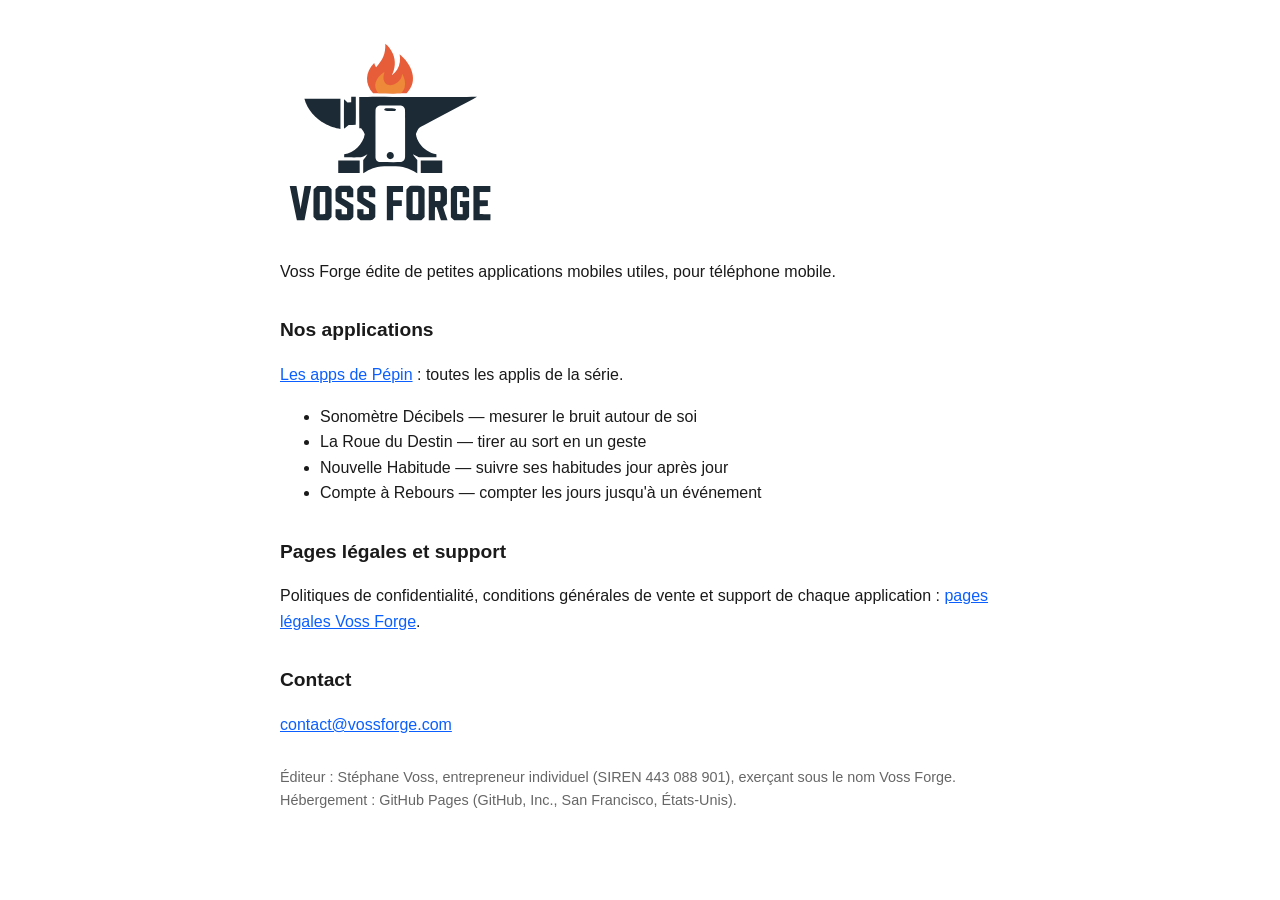
<file: index.html>
<!doctype html>
<html lang="fr">
<head>
<meta charset="utf-8">
<meta name="viewport" content="width=device-width, initial-scale=1">
<title>Voss Forge — applications mobiles</title>
<meta name="description" content="Voss Forge : petites applications mobiles utiles, éditées par Stéphane Voss.">
<link rel="stylesheet" href="style.css">
</head>
<body>
<h1><img src="logo-voss-forge.svg" alt="Voss Forge" style="width:220px;height:auto"></h1>
<p>Voss Forge édite de petites applications mobiles utiles, pour téléphone mobile.</p>
<h2>Nos applications</h2>
<p><a href="pepin/">Les apps de Pépin</a> : toutes les applis de la série.</p>
<ul>
<li>Sonomètre Décibels — mesurer le bruit autour de soi</li>
<li>La Roue du Destin — tirer au sort en un geste</li>
<li>Nouvelle Habitude — suivre ses habitudes jour après jour</li>
<li>Compte à Rebours — compter les jours jusqu'à un événement</li>
</ul>
<h2>Pages légales et support</h2>
<p>Politiques de confidentialité, conditions générales de vente et support de chaque application : <a href="https://voss-forge.github.io/legal/">pages légales Voss Forge</a>.</p>
<h2>Contact</h2>
<p><a href="mailto:contact@vossforge.com">contact@vossforge.com</a></p>
<p style="margin-top:2em;color:#666;font-size:0.9rem;">Éditeur : Stéphane Voss, entrepreneur individuel (SIREN 443 088 901), exerçant sous le nom Voss Forge. Hébergement : GitHub Pages (GitHub, Inc., San Francisco, États-Unis).</p>
</body>
</html>
</file>
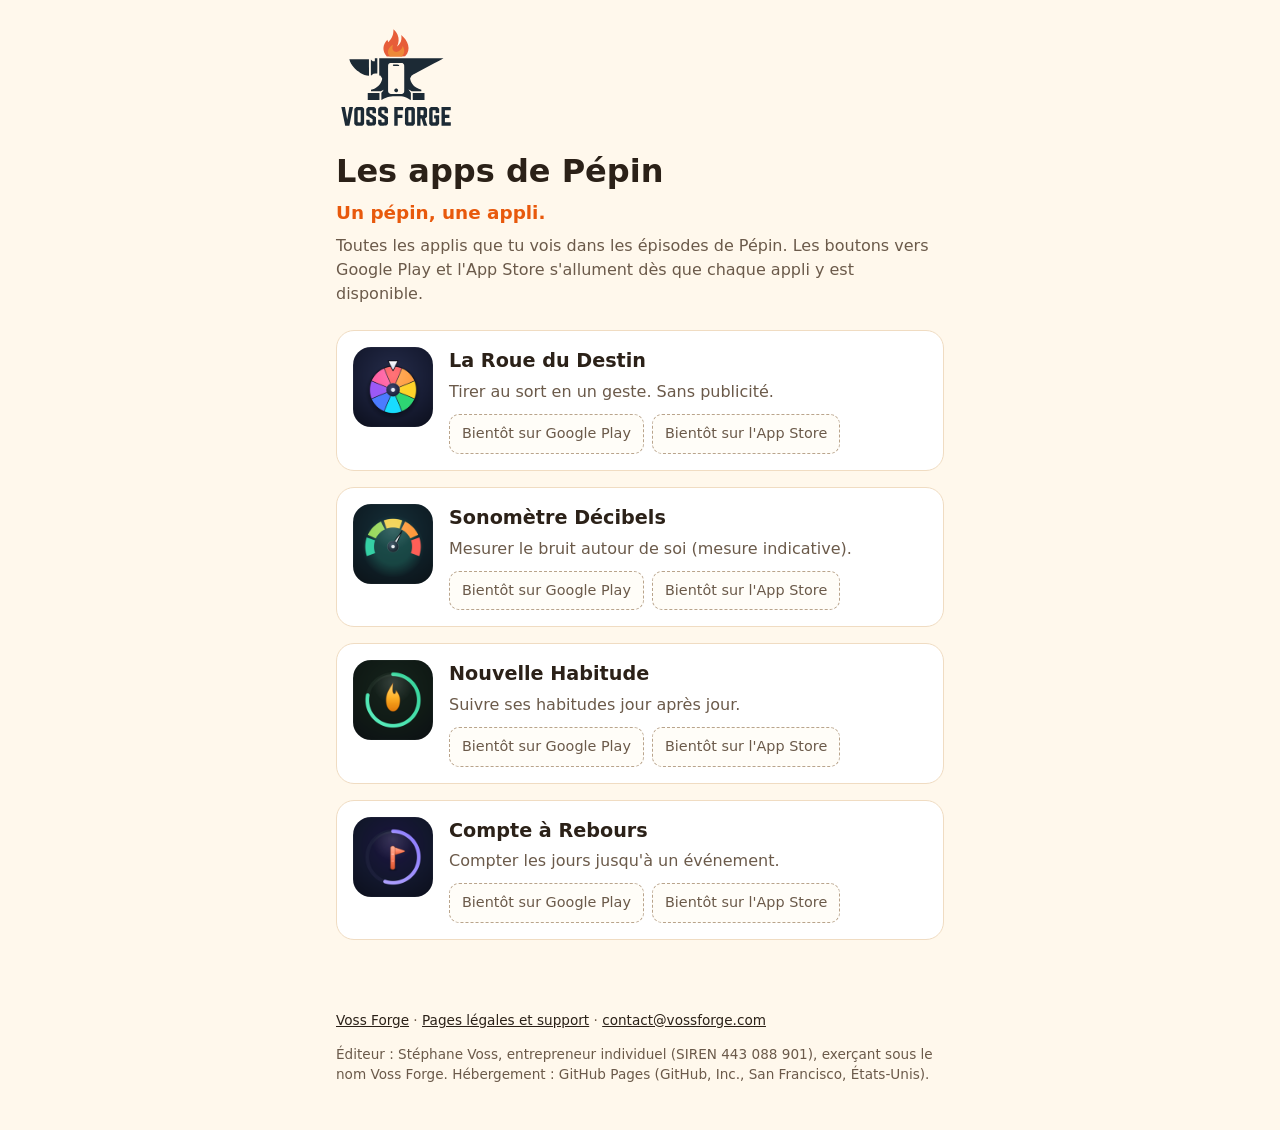
<file: pepin/index.html>
<!doctype html>
<html lang="fr">
<head>
<meta charset="utf-8">
<meta name="viewport" content="width=device-width, initial-scale=1">
<title>Les apps de Pépin — Voss Forge</title>
<meta name="description" content="Les applications des épisodes de Pépin : un pépin, une appli. Éditées par Voss Forge.">
<style>
:root{--fond:#fff8ec;--carte:#ffffff;--texte:#2b2118;--doux:#6b5a4a;--accent:#e8590c;--bord:#f0dcc2}
*{box-sizing:border-box}
body{margin:0;background:var(--fond);color:var(--texte);font-family:system-ui,-apple-system,"Segoe UI",Roboto,sans-serif;line-height:1.5}
main{max-width:640px;margin:0 auto;padding:24px 16px 40px}
h1{font-size:2rem;margin:0 0 4px}
.slogan{color:var(--accent);font-weight:700;font-size:1.15rem;margin:0 0 8px}
.intro{color:var(--doux);margin:0 0 24px}
.appli{display:flex;gap:16px;align-items:flex-start;background:var(--carte);border:1px solid var(--bord);border-radius:18px;padding:16px;margin:0 0 16px}
.appli img{width:80px;height:80px;border-radius:18px;flex:none}
.appli h2{font-size:1.2rem;margin:0 0 4px}
.appli p{margin:0 0 10px;color:var(--doux)}
.stores{display:flex;flex-wrap:wrap;gap:8px}
.store{display:inline-block;padding:8px 12px;border-radius:10px;border:1px dashed #b9a48c;color:var(--doux);font-size:.9rem;background:#fffdf8}
footer{max-width:640px;margin:0 auto;padding:0 16px 32px;color:var(--doux);font-size:.85rem}
footer a{color:var(--texte)}
</style>
</head>
<body>
<main>
<a href="../"><img src="../logo-voss-forge.svg" alt="Voss Forge" style="width:120px;height:auto;display:block;margin:0 0 16px"></a>
<h1>Les apps de Pépin</h1>
<p class="slogan">Un pépin, une appli.</p>
<p class="intro">Toutes les applis que tu vois dans les épisodes de Pépin. Les boutons vers Google Play et l'App Store s'allument dès que chaque appli y est disponible.</p>

<section class="appli">
<img src="girouette.png" alt="Icône de La Roue du Destin">
<div>
<h2>La Roue du Destin</h2>
<p>Tirer au sort en un geste. Sans publicité.</p>
<div class="stores"><span class="store">Bientôt sur Google Play</span><span class="store">Bientôt sur l'App Store</span></div>
</div>
</section>

<section class="appli">
<img src="sonometre.png" alt="Icône de Sonomètre Décibels">
<div>
<h2>Sonomètre Décibels</h2>
<p>Mesurer le bruit autour de soi (mesure indicative).</p>
<div class="stores"><span class="store">Bientôt sur Google Play</span><span class="store">Bientôt sur l'App Store</span></div>
</div>
</section>

<section class="appli">
<img src="habitudes.png" alt="Icône de Nouvelle Habitude">
<div>
<h2>Nouvelle Habitude</h2>
<p>Suivre ses habitudes jour après jour.</p>
<div class="stores"><span class="store">Bientôt sur Google Play</span><span class="store">Bientôt sur l'App Store</span></div>
</div>
</section>

<section class="appli">
<img src="jalon.png" alt="Icône de Compte à Rebours">
<div>
<h2>Compte à Rebours</h2>
<p>Compter les jours jusqu'à un événement.</p>
<div class="stores"><span class="store">Bientôt sur Google Play</span><span class="store">Bientôt sur l'App Store</span></div>
</div>
</section>
</main>
<footer>
<p><a href="../">Voss Forge</a> · <a href="https://voss-forge.github.io/legal/">Pages légales et support</a> · <a href="mailto:contact@vossforge.com">contact@vossforge.com</a></p>
<p>Éditeur : Stéphane Voss, entrepreneur individuel (SIREN 443 088 901), exerçant sous le nom Voss Forge. Hébergement : GitHub Pages (GitHub, Inc., San Francisco, États-Unis).</p>
</footer>
</body>
</html>
</file>
<file: style.css>
body {
  font-family: -apple-system, BlinkMacSystemFont, "Segoe UI", Roboto, Helvetica, Arial, sans-serif;
  max-width: 720px;
  margin: 0 auto;
  padding: 24px 20px 60px;
  line-height: 1.6;
  color: #1a1a1a;
}
h1 { font-size: 1.6rem; margin-top: 0.4em; }
h2 { font-size: 1.2rem; margin-top: 1.6em; }
table { border-collapse: collapse; width: 100%; margin: 1em 0; font-size: 0.92rem; }
th, td { border: 1px solid #ddd; padding: 8px 10px; text-align: left; vertical-align: top; }
th { background: #f5f5f5; }
a { color: #0b5fff; }
.updated { color: #666; font-size: 0.9rem; }
.back { display: inline-block; margin-bottom: 20px; font-size: 0.9rem; }
</file>
